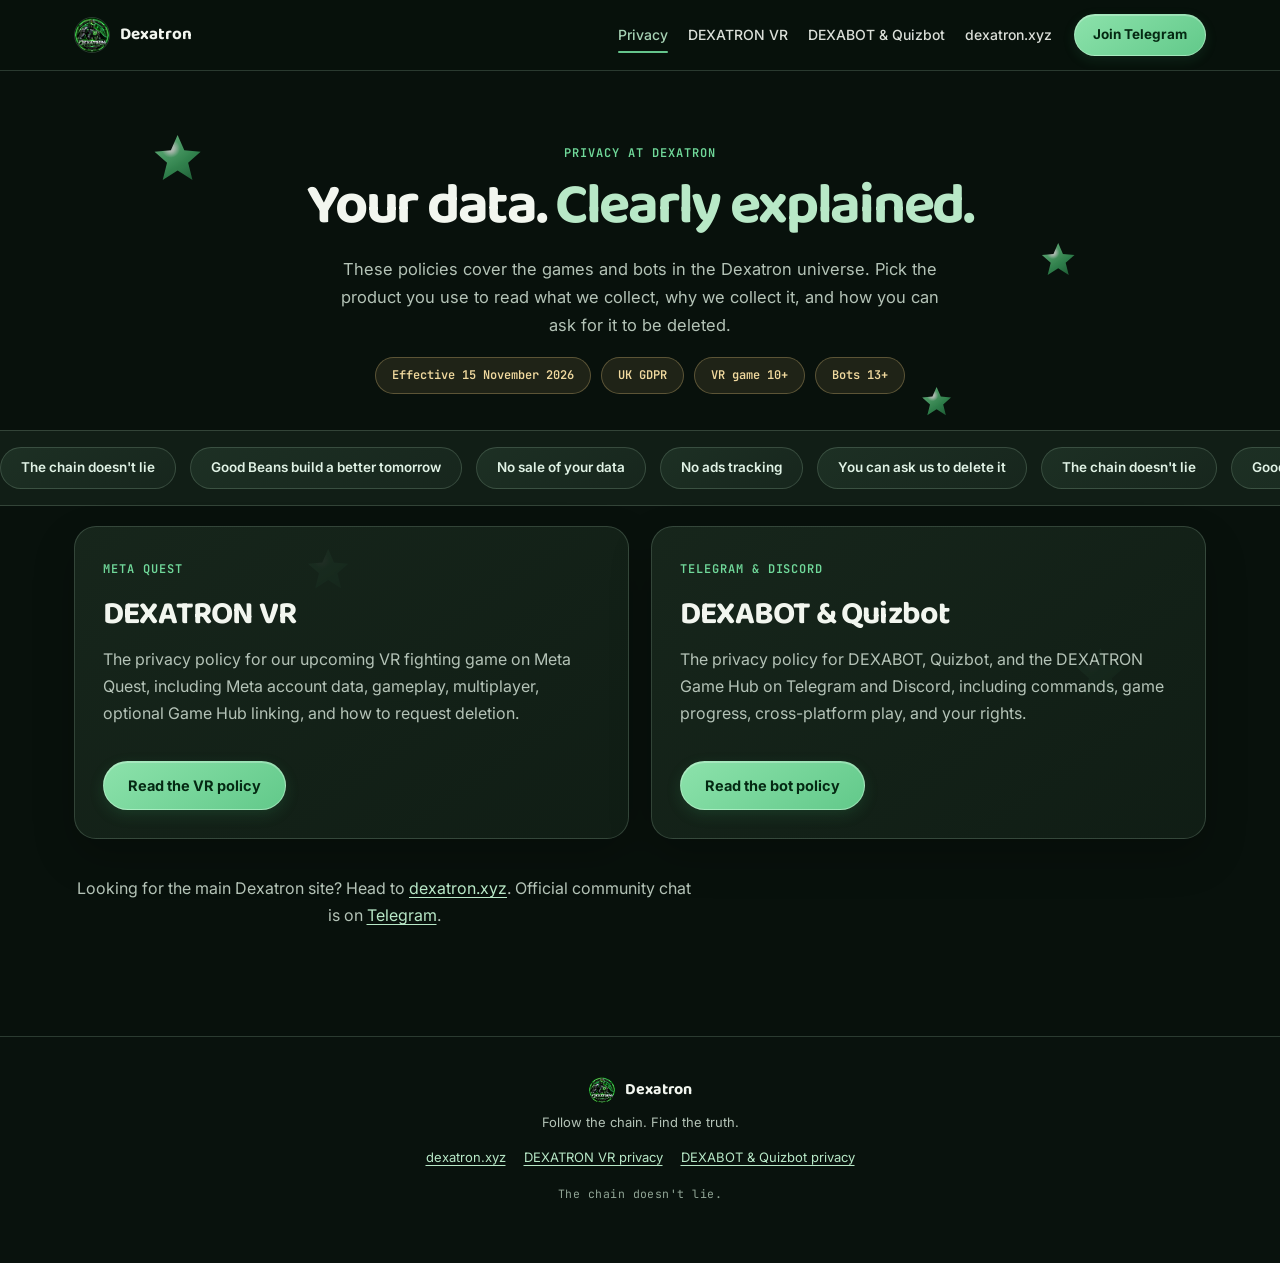
<file: index.html>
<!DOCTYPE html>
<html lang="en">
<head>
<meta charset="UTF-8">
<meta name="viewport" content="width=device-width, initial-scale=1.0">
<title>Privacy | Dexatron</title>
<meta name="description" content="Privacy policies for DEXATRON VR and for DEXABOT and Quizbot on Telegram and Discord.">
<link rel="icon" href="assets/dexatron_badge.jpg" type="image/jpeg">
<link rel="stylesheet" href="styles.css">
</head>
<body>
<div class="ambient" aria-hidden="true">
  <span class="ambient-star ambient-star-a"></span>
  <span class="ambient-star ambient-star-b"></span>
  <span class="ambient-star ambient-star-c"></span>
  <span class="ambient-star ambient-star-d"></span>
  <span class="ambient-star ambient-star-e"></span>
</div>

<header class="nav">
  <div class="nav-inner">
    <a href="https://dexatron.xyz" class="nav-brand">
      <img src="assets/dexatron_badge.jpg" alt="Dexatron logo" class="nav-logo" width="36" height="36">
      <span>Dexatron</span>
    </a>
    <button class="nav-toggle" type="button" aria-label="Open navigation menu" aria-expanded="false" aria-controls="primaryNavigation">
      <span></span><span></span><span></span>
    </button>
    <div class="nav-menu" id="primaryNavigation">
      <nav class="nav-links" aria-label="Main navigation">
        <a href="./" aria-current="page">Privacy</a>
        <a href="vr/">DEXATRON VR</a>
        <a href="dexabot/">DEXABOT &amp; Quizbot</a>
        <a href="https://dexatron.xyz">dexatron.xyz</a>
      </nav>
      <a href="https://t.me/+HoPFVyeDscowMzVk" target="_blank" rel="noopener" class="nav-cta">Join Telegram</a>
    </div>
  </div>
</header>

<main>
  <section class="page-hero">
    <p class="eyebrow">Privacy at Dexatron</p>
    <h1>Your data. <span class="accent">Clearly explained.</span></h1>
    <p class="lede">These policies cover the games and bots in the Dexatron universe. Pick the product you use to read what we collect, why we collect it, and how you can ask for it to be deleted.</p>
    <div class="meta-pills">
      <span class="pill">Effective 15 November 2026</span>
      <span class="pill">UK GDPR</span>
      <span class="pill">VR game 10+</span>
      <span class="pill">Bots 13+</span>
    </div>
  </section>

  <div class="marquee" aria-hidden="true">
    <div class="marquee-track">
      <span>The chain doesn't lie</span>
      <span>Good Beans build a better tomorrow</span>
      <span>No sale of your data</span>
      <span>No ads tracking</span>
      <span>You can ask us to delete it</span>
      <span>The chain doesn't lie</span>
      <span>Good Beans build a better tomorrow</span>
      <span>No sale of your data</span>
      <span>No ads tracking</span>
      <span>You can ask us to delete it</span>
    </div>
  </div>

  <section class="hub">
    <div class="hub-grid">
      <article class="hub-card">
        <p class="eyebrow">Meta Quest</p>
        <h2>DEXATRON VR</h2>
        <p>The privacy policy for our upcoming VR fighting game on Meta Quest, including Meta account data, gameplay, multiplayer, optional Game Hub linking, and how to request deletion.</p>
        <div class="card-actions">
          <a class="btn btn-primary" href="vr/">Read the VR policy</a>
        </div>
      </article>
      <article class="hub-card">
        <p class="eyebrow">Telegram &amp; Discord</p>
        <h2>DEXABOT &amp; Quizbot</h2>
        <p>The privacy policy for DEXABOT, Quizbot, and the DEXATRON Game Hub on Telegram and Discord, including commands, game progress, cross-platform play, and your rights.</p>
        <div class="card-actions">
          <a class="btn btn-primary" href="dexabot/">Read the bot policy</a>
        </div>
      </article>
    </div>
    <p class="hub-note">Looking for the main Dexatron site? Head to <a href="https://dexatron.xyz">dexatron.xyz</a>. Official community chat is on <a href="https://t.me/+HoPFVyeDscowMzVk" target="_blank" rel="noopener">Telegram</a>.</p>
  </section>
</main>

<footer class="footer">
  <div class="footer-inner">
    <div class="footer-brand">
      <img src="assets/dexatron_badge.jpg" alt="Dexatron logo" class="footer-logo" width="26" height="26">
      <span>Dexatron</span>
    </div>
    <p class="footer-tagline">Follow the chain. Find the truth.</p>
    <div class="footer-links">
      <a href="https://dexatron.xyz">dexatron.xyz</a>
      <a href="vr/">DEXATRON VR privacy</a>
      <a href="dexabot/">DEXABOT &amp; Quizbot privacy</a>
    </div>
    <p class="footer-motto">The chain doesn't lie.</p>
  </div>
</footer>

<script>
  const toggle = document.querySelector('.nav-toggle');
  const menu = document.getElementById('primaryNavigation');
  if (toggle && menu) {
    toggle.addEventListener('click', () => {
      const open = menu.classList.toggle('open');
      toggle.setAttribute('aria-expanded', open ? 'true' : 'false');
      toggle.setAttribute('aria-label', open ? 'Close navigation menu' : 'Open navigation menu');
    });
  }
</script>
</body>
</html>
</file>
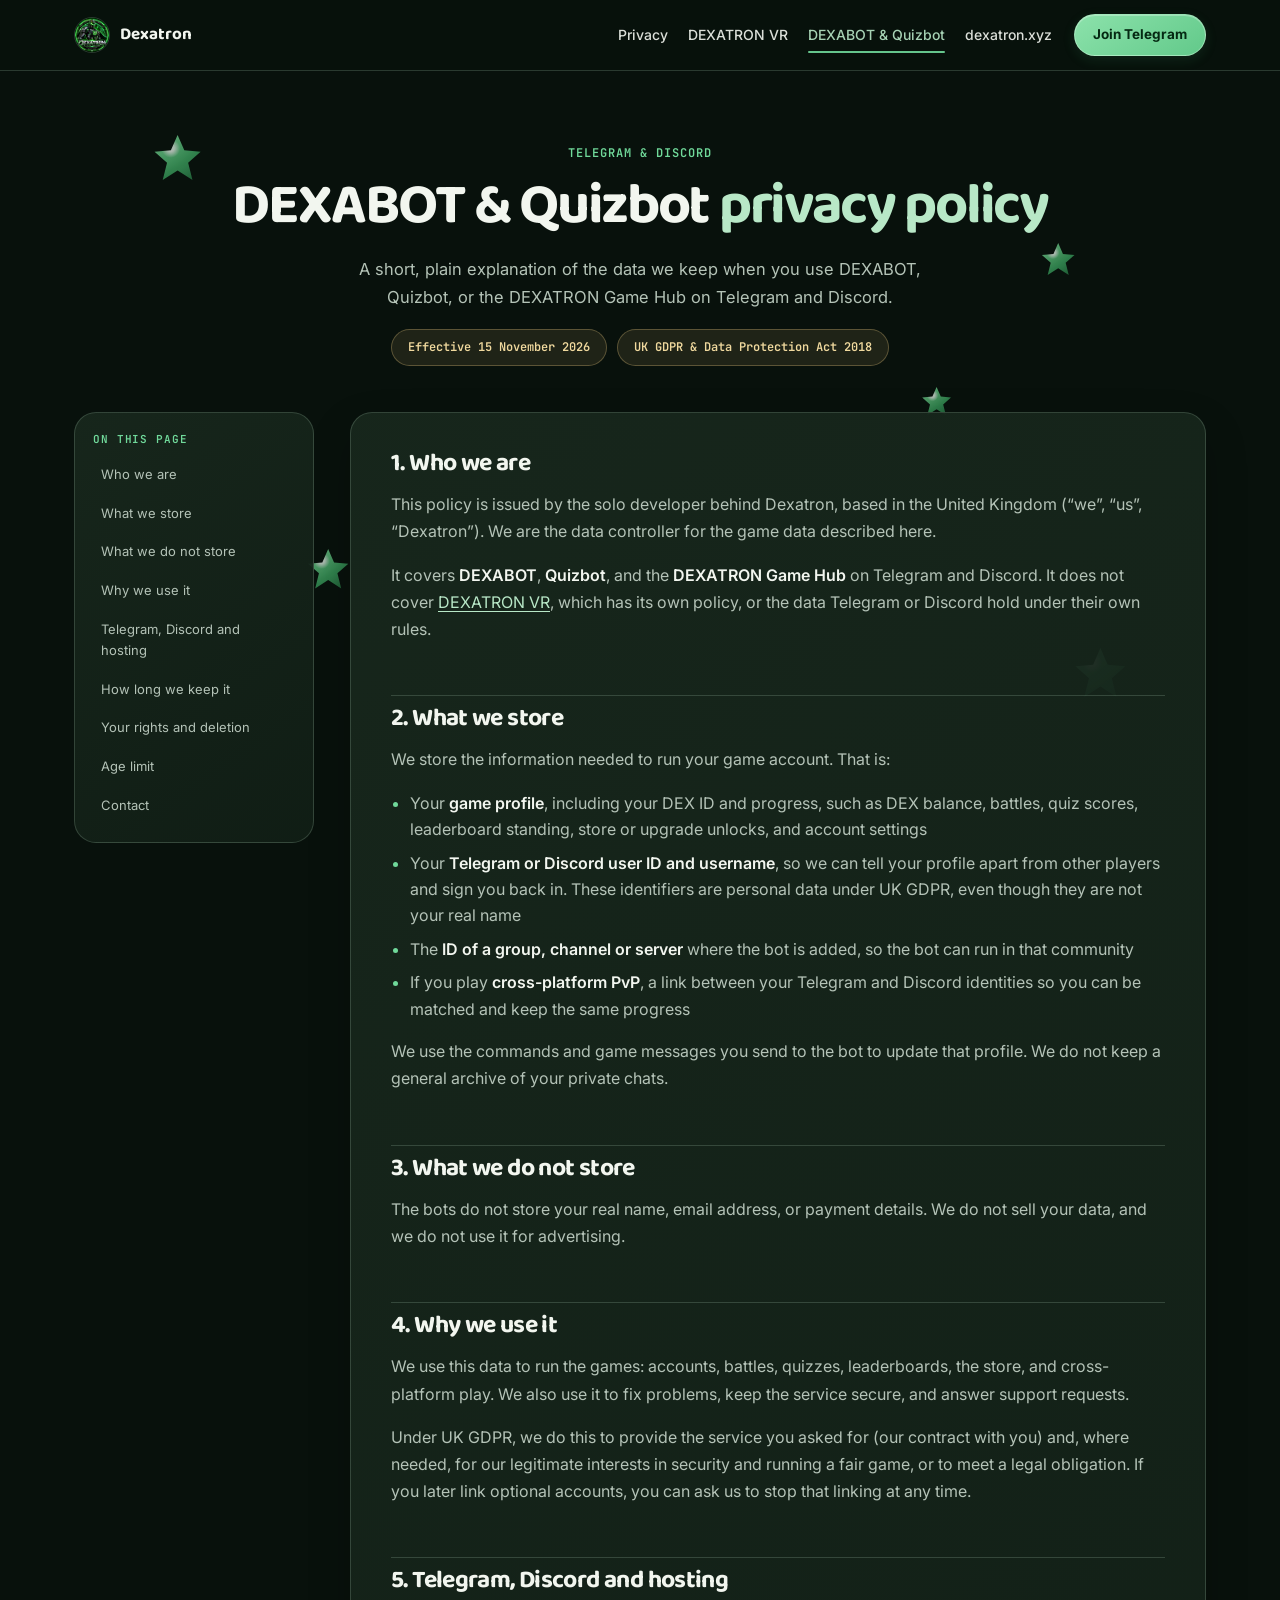
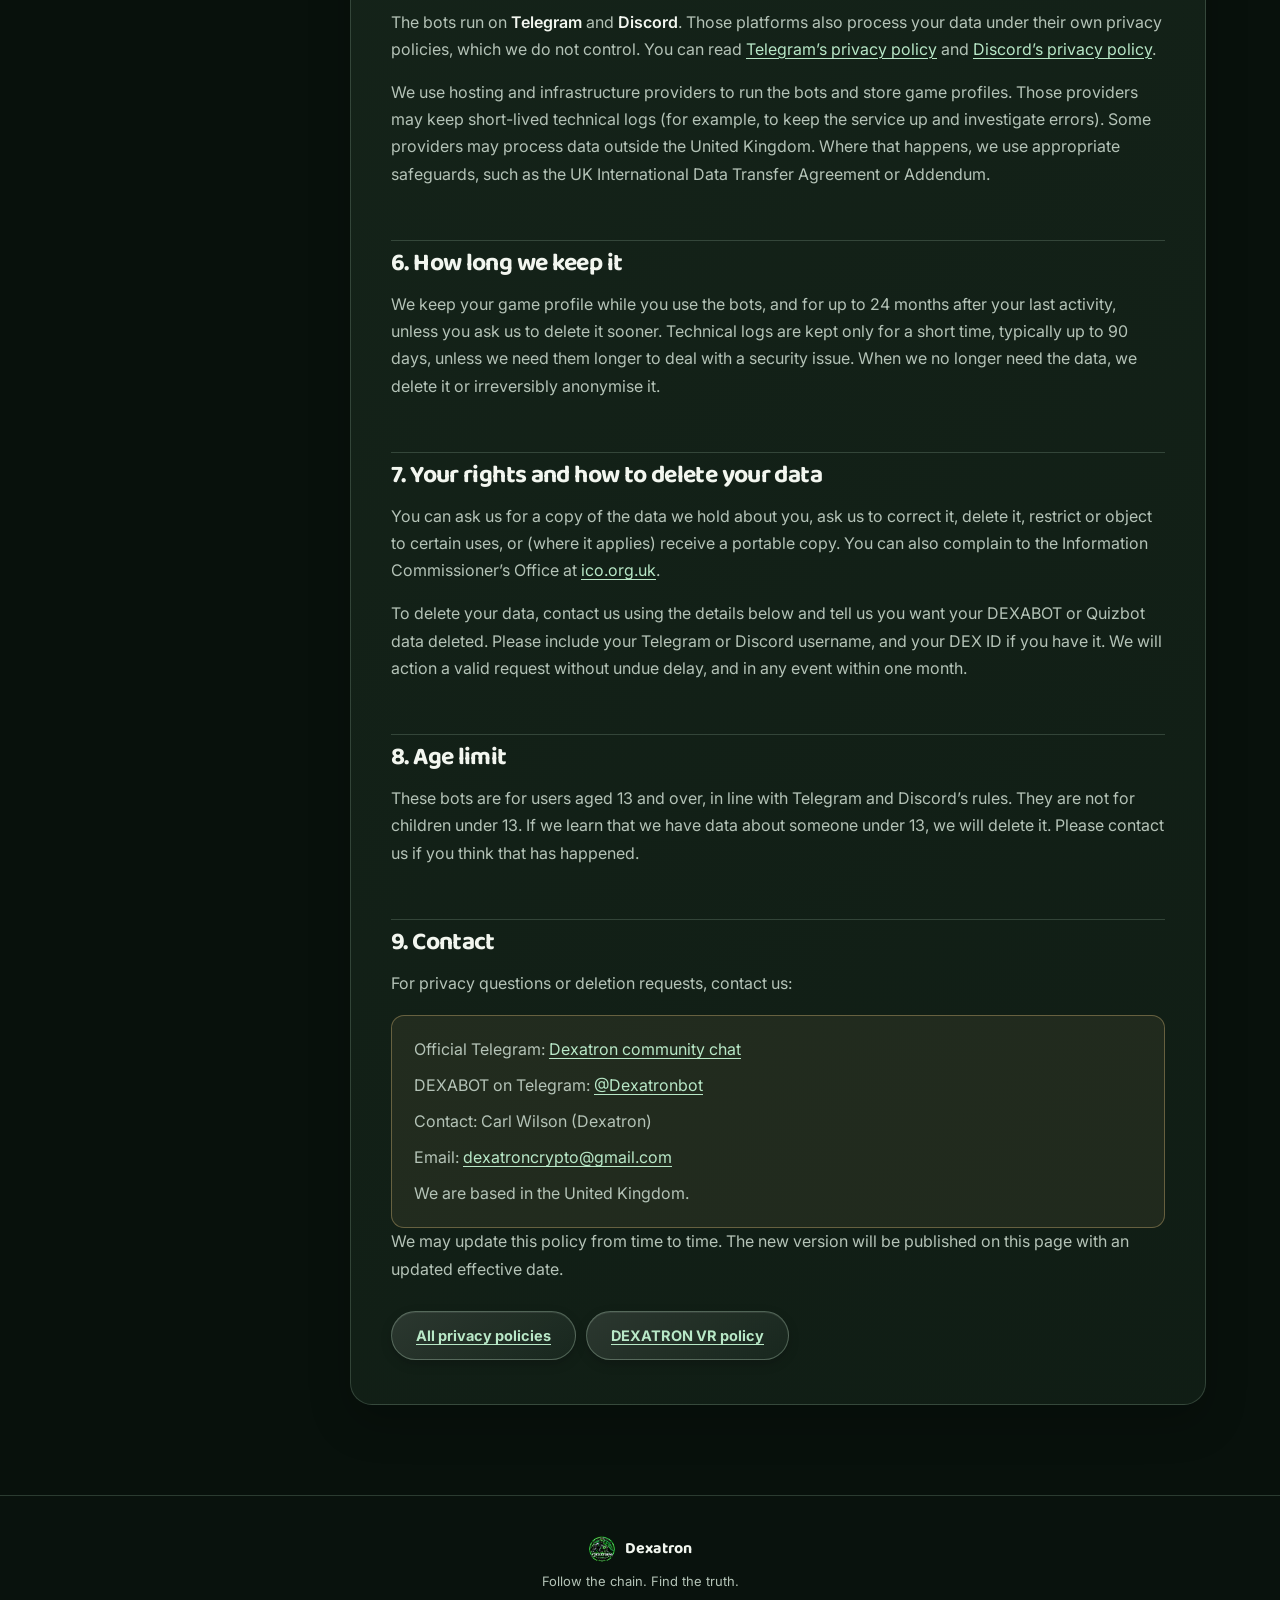
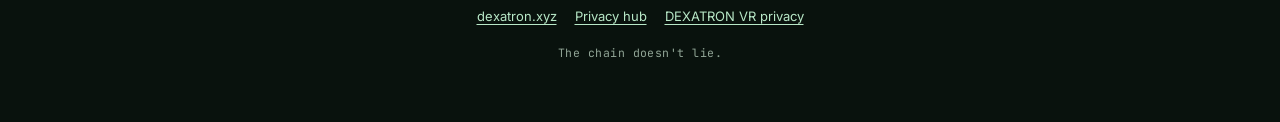
<file: dexabot/index.html>
<!DOCTYPE html>
<html lang="en">
<head>
<meta charset="UTF-8">
<meta name="viewport" content="width=device-width, initial-scale=1.0">
<title>DEXABOT &amp; Quizbot Privacy Policy | Dexatron</title>
<meta name="description" content="Privacy policy for DEXABOT and Quizbot on Telegram and Discord.">
<link rel="icon" href="../assets/dexatron_badge.jpg" type="image/jpeg">
<link rel="stylesheet" href="../styles.css">
</head>
<body>
<div class="ambient" aria-hidden="true">
  <span class="ambient-star ambient-star-a"></span>
  <span class="ambient-star ambient-star-b"></span>
  <span class="ambient-star ambient-star-c"></span>
  <span class="ambient-star ambient-star-d"></span>
  <span class="ambient-star ambient-star-e"></span>
</div>

<header class="nav">
  <div class="nav-inner">
    <a href="https://dexatron.xyz" class="nav-brand">
      <img src="../assets/dexatron_badge.jpg" alt="Dexatron logo" class="nav-logo" width="36" height="36">
      <span>Dexatron</span>
    </a>
    <button class="nav-toggle" type="button" aria-label="Open navigation menu" aria-expanded="false" aria-controls="primaryNavigation">
      <span></span><span></span><span></span>
    </button>
    <div class="nav-menu" id="primaryNavigation">
      <nav class="nav-links" aria-label="Main navigation">
        <a href="../">Privacy</a>
        <a href="../vr/">DEXATRON VR</a>
        <a href="./" aria-current="page">DEXABOT &amp; Quizbot</a>
        <a href="https://dexatron.xyz">dexatron.xyz</a>
      </nav>
      <a href="https://t.me/+HoPFVyeDscowMzVk" target="_blank" rel="noopener" class="nav-cta">Join Telegram</a>
    </div>
  </div>
</header>

<main>
  <section class="page-hero">
    <p class="eyebrow">Telegram &amp; Discord</p>
    <h1>DEXABOT &amp; Quizbot <span class="accent">privacy policy</span></h1>
    <p class="lede">A short, plain explanation of the data we keep when you use DEXABOT, Quizbot, or the DEXATRON Game Hub on Telegram and Discord.</p>
    <div class="meta-pills">
      <span class="pill">Effective 15 November 2026</span>
      <span class="pill">UK GDPR &amp; Data Protection Act 2018</span>
    </div>
  </section>

  <div class="policy-wrap">
    <nav class="toc" aria-label="On this page">
      <h2>On this page</h2>
      <ol>
        <li><a href="#who">Who we are</a></li>
        <li><a href="#collect">What we store</a></li>
        <li><a href="#not-collect">What we do not store</a></li>
        <li><a href="#use">Why we use it</a></li>
        <li><a href="#third">Telegram, Discord and hosting</a></li>
        <li><a href="#retention">How long we keep it</a></li>
        <li><a href="#rights">Your rights and deletion</a></li>
        <li><a href="#children">Age limit</a></li>
        <li><a href="#contact">Contact</a></li>
      </ol>
    </nav>

    <article class="policy">
      <h2 id="who">1. Who we are</h2>
      <p>This policy is issued by the solo developer behind Dexatron, based in the United Kingdom (“we”, “us”, “Dexatron”). We are the data controller for the game data described here.</p>
      <p>It covers <strong>DEXABOT</strong>, <strong>Quizbot</strong>, and the <strong>DEXATRON Game Hub</strong> on Telegram and Discord. It does not cover <a href="../vr/">DEXATRON VR</a>, which has its own policy, or the data Telegram or Discord hold under their own rules.</p>

      <h2 id="collect">2. What we store</h2>
      <p>We store the information needed to run your game account. That is:</p>
      <ul>
        <li>Your <strong>game profile</strong>, including your DEX ID and progress, such as DEX balance, battles, quiz scores, leaderboard standing, store or upgrade unlocks, and account settings</li>
        <li>Your <strong>Telegram or Discord user ID and username</strong>, so we can tell your profile apart from other players and sign you back in. These identifiers are personal data under UK GDPR, even though they are not your real name</li>
        <li>The <strong>ID of a group, channel or server</strong> where the bot is added, so the bot can run in that community</li>
        <li>If you play <strong>cross-platform PvP</strong>, a link between your Telegram and Discord identities so you can be matched and keep the same progress</li>
      </ul>
      <p>We use the commands and game messages you send to the bot to update that profile. We do not keep a general archive of your private chats.</p>

      <h2 id="not-collect">3. What we do not store</h2>
      <p>The bots do not store your real name, email address, or payment details. We do not sell your data, and we do not use it for advertising.</p>

      <h2 id="use">4. Why we use it</h2>
      <p>We use this data to run the games: accounts, battles, quizzes, leaderboards, the store, and cross-platform play. We also use it to fix problems, keep the service secure, and answer support requests.</p>
      <p>Under UK GDPR, we do this to provide the service you asked for (our contract with you) and, where needed, for our legitimate interests in security and running a fair game, or to meet a legal obligation. If you later link optional accounts, you can ask us to stop that linking at any time.</p>

      <h2 id="third">5. Telegram, Discord and hosting</h2>
      <p>The bots run on <strong>Telegram</strong> and <strong>Discord</strong>. Those platforms also process your data under their own privacy policies, which we do not control. You can read <a href="https://telegram.org/privacy" target="_blank" rel="noopener">Telegram’s privacy policy</a> and <a href="https://discord.com/privacy" target="_blank" rel="noopener">Discord’s privacy policy</a>.</p>
      <p>We use hosting and infrastructure providers to run the bots and store game profiles. Those providers may keep short-lived technical logs (for example, to keep the service up and investigate errors). Some providers may process data outside the United Kingdom. Where that happens, we use appropriate safeguards, such as the UK International Data Transfer Agreement or Addendum.</p>

      <h2 id="retention">6. How long we keep it</h2>
      <p>We keep your game profile while you use the bots, and for up to 24 months after your last activity, unless you ask us to delete it sooner. Technical logs are kept only for a short time, typically up to 90 days, unless we need them longer to deal with a security issue. When we no longer need the data, we delete it or irreversibly anonymise it.</p>

      <h2 id="rights">7. Your rights and how to delete your data</h2>
      <p>You can ask us for a copy of the data we hold about you, ask us to correct it, delete it, restrict or object to certain uses, or (where it applies) receive a portable copy. You can also complain to the Information Commissioner’s Office at <a href="https://ico.org.uk" target="_blank" rel="noopener">ico.org.uk</a>.</p>
      <p>To delete your data, contact us using the details below and tell us you want your DEXABOT or Quizbot data deleted. Please include your Telegram or Discord username, and your DEX ID if you have it. We will action a valid request without undue delay, and in any event within one month.</p>

      <h2 id="children">8. Age limit</h2>
      <p>These bots are for users aged 13 and over, in line with Telegram and Discord’s rules. They are not for children under 13. If we learn that we have data about someone under 13, we will delete it. Please contact us if you think that has happened.</p>

      <h2 id="contact">9. Contact</h2>
      <p>For privacy questions or deletion requests, contact us:</p>
      <div class="contact-box">
        <p>Official Telegram: <a href="https://t.me/+HoPFVyeDscowMzVk" target="_blank" rel="noopener">Dexatron community chat</a></p>
        <p>DEXABOT on Telegram: <a href="https://t.me/Dexatronbot" target="_blank" rel="noopener">@Dexatronbot</a></p>
        <p>Contact: Carl Wilson (Dexatron)</p>
        <p>Email: <a href="mailto:dexatroncrypto@gmail.com">dexatroncrypto@gmail.com</a></p>
        <p>We are based in the United Kingdom.</p>
      </div>
      <p>We may update this policy from time to time. The new version will be published on this page with an updated effective date.</p>
      <div class="back-row">
        <a class="btn btn-ghost" href="../">All privacy policies</a>
        <a class="btn btn-ghost" href="../vr/">DEXATRON VR policy</a>
      </div>
    </article>
  </div>
</main>

<footer class="footer">
  <div class="footer-inner">
    <div class="footer-brand">
      <img src="../assets/dexatron_badge.jpg" alt="Dexatron logo" class="footer-logo" width="26" height="26">
      <span>Dexatron</span>
    </div>
    <p class="footer-tagline">Follow the chain. Find the truth.</p>
    <div class="footer-links">
      <a href="https://dexatron.xyz">dexatron.xyz</a>
      <a href="../">Privacy hub</a>
      <a href="../vr/">DEXATRON VR privacy</a>
    </div>
    <p class="footer-motto">The chain doesn't lie.</p>
  </div>
</footer>

<script>
  const toggle = document.querySelector('.nav-toggle');
  const menu = document.getElementById('primaryNavigation');
  if (toggle && menu) {
    toggle.addEventListener('click', () => {
      const open = menu.classList.toggle('open');
      toggle.setAttribute('aria-expanded', open ? 'true' : 'false');
      toggle.setAttribute('aria-label', open ? 'Close navigation menu' : 'Open navigation menu');
    });
  }
</script>
</body>
</html>
</file>
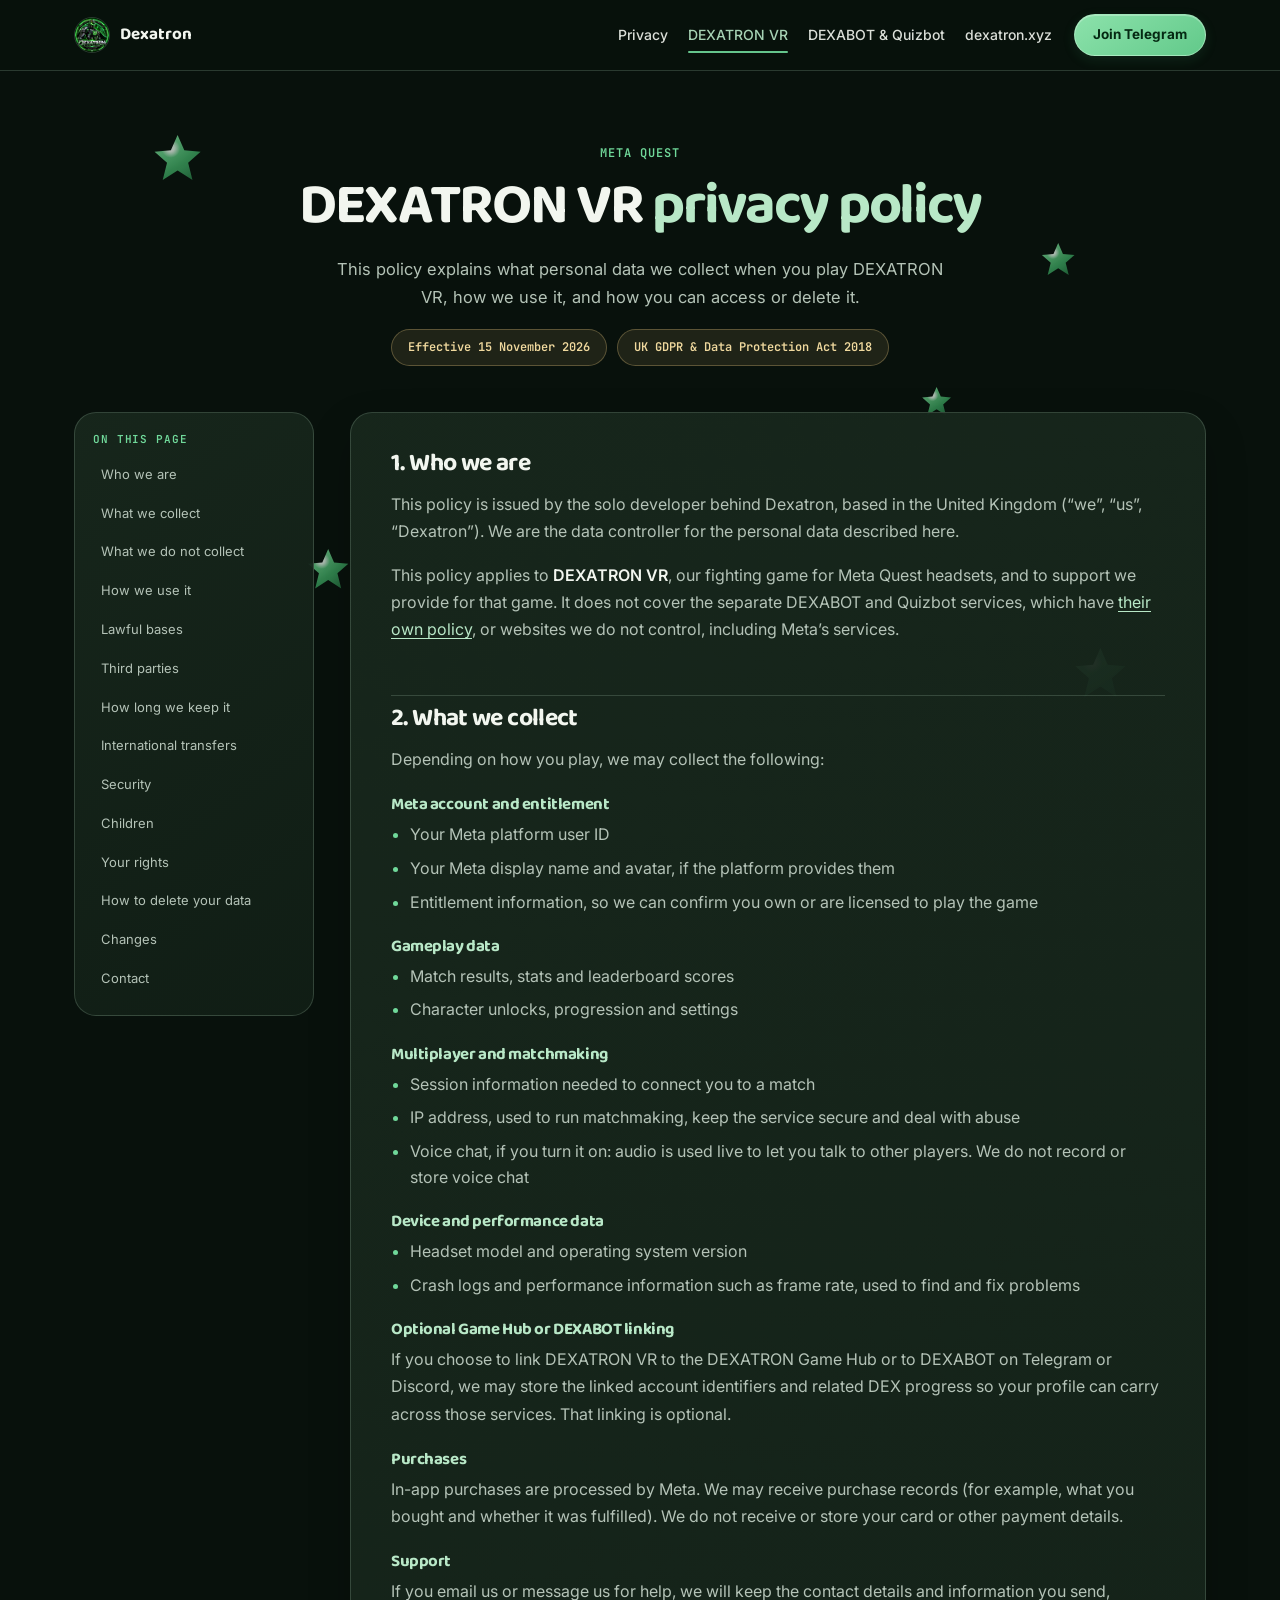
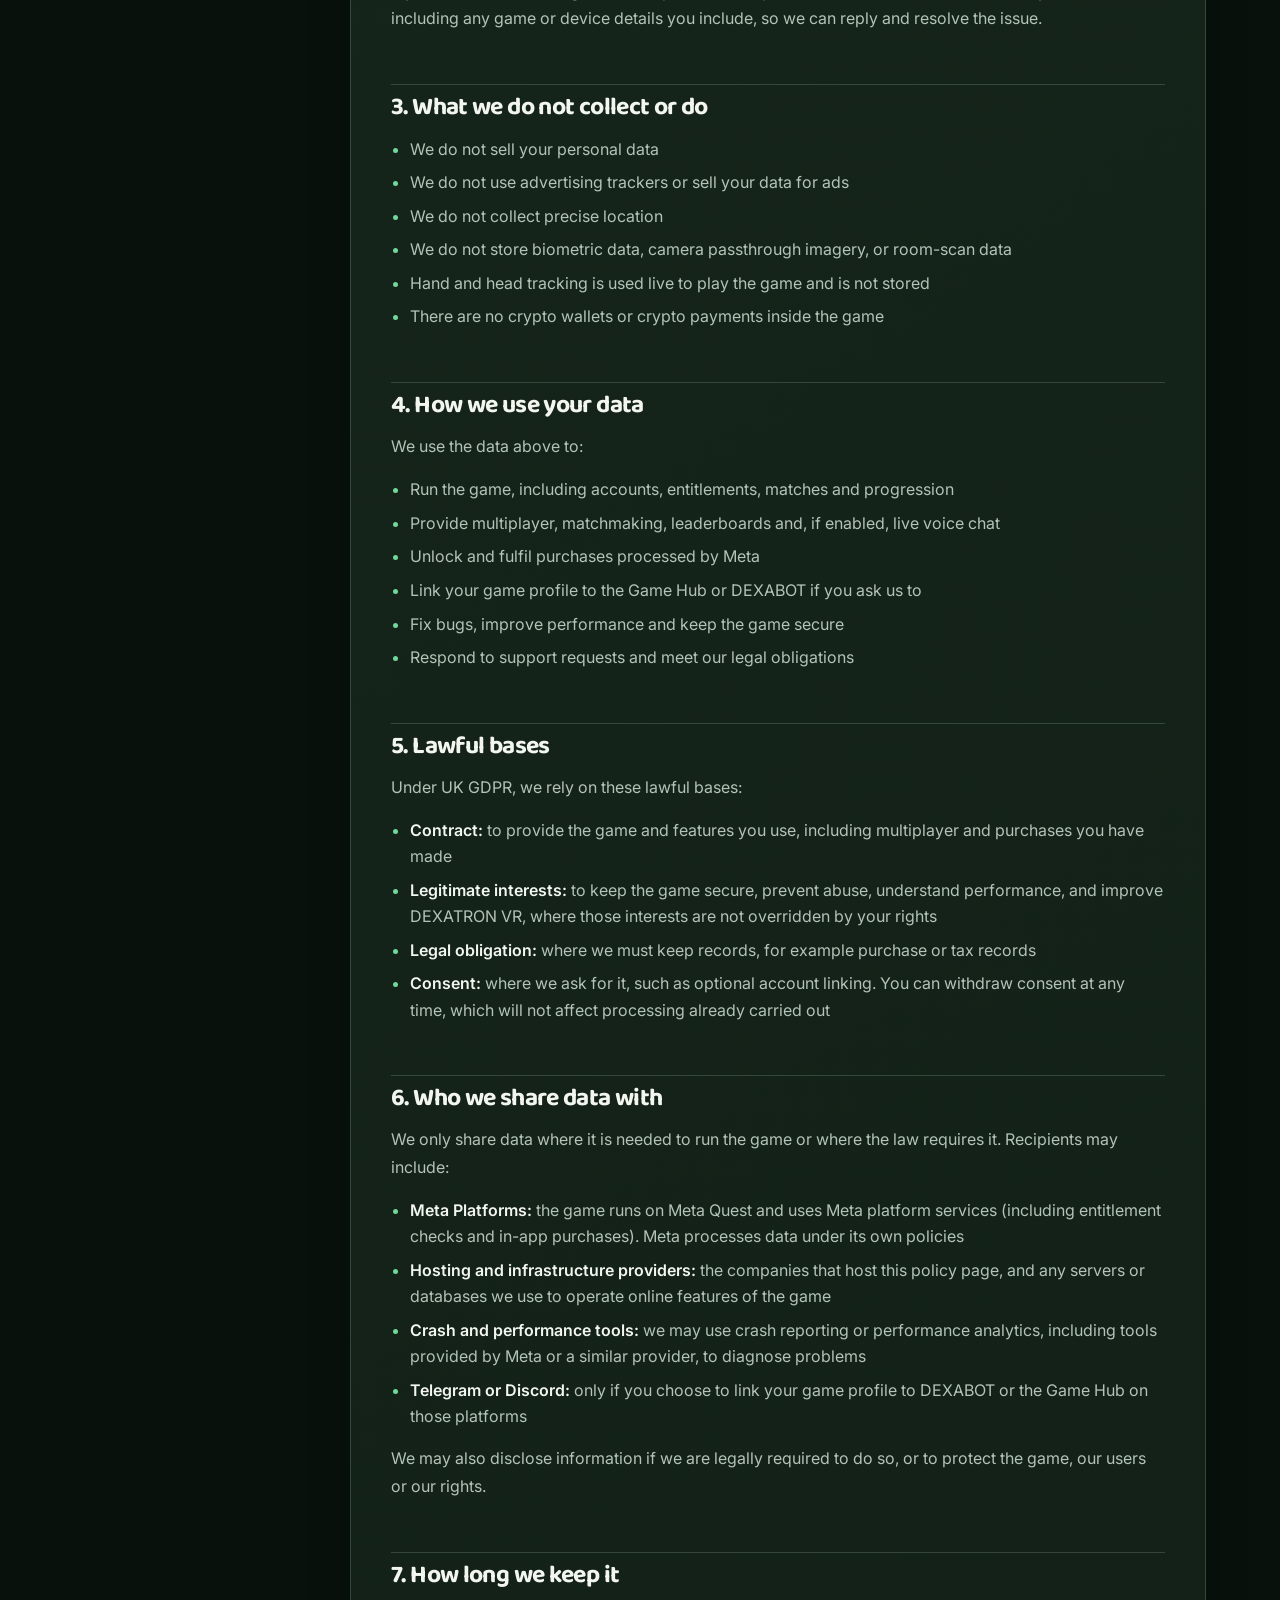
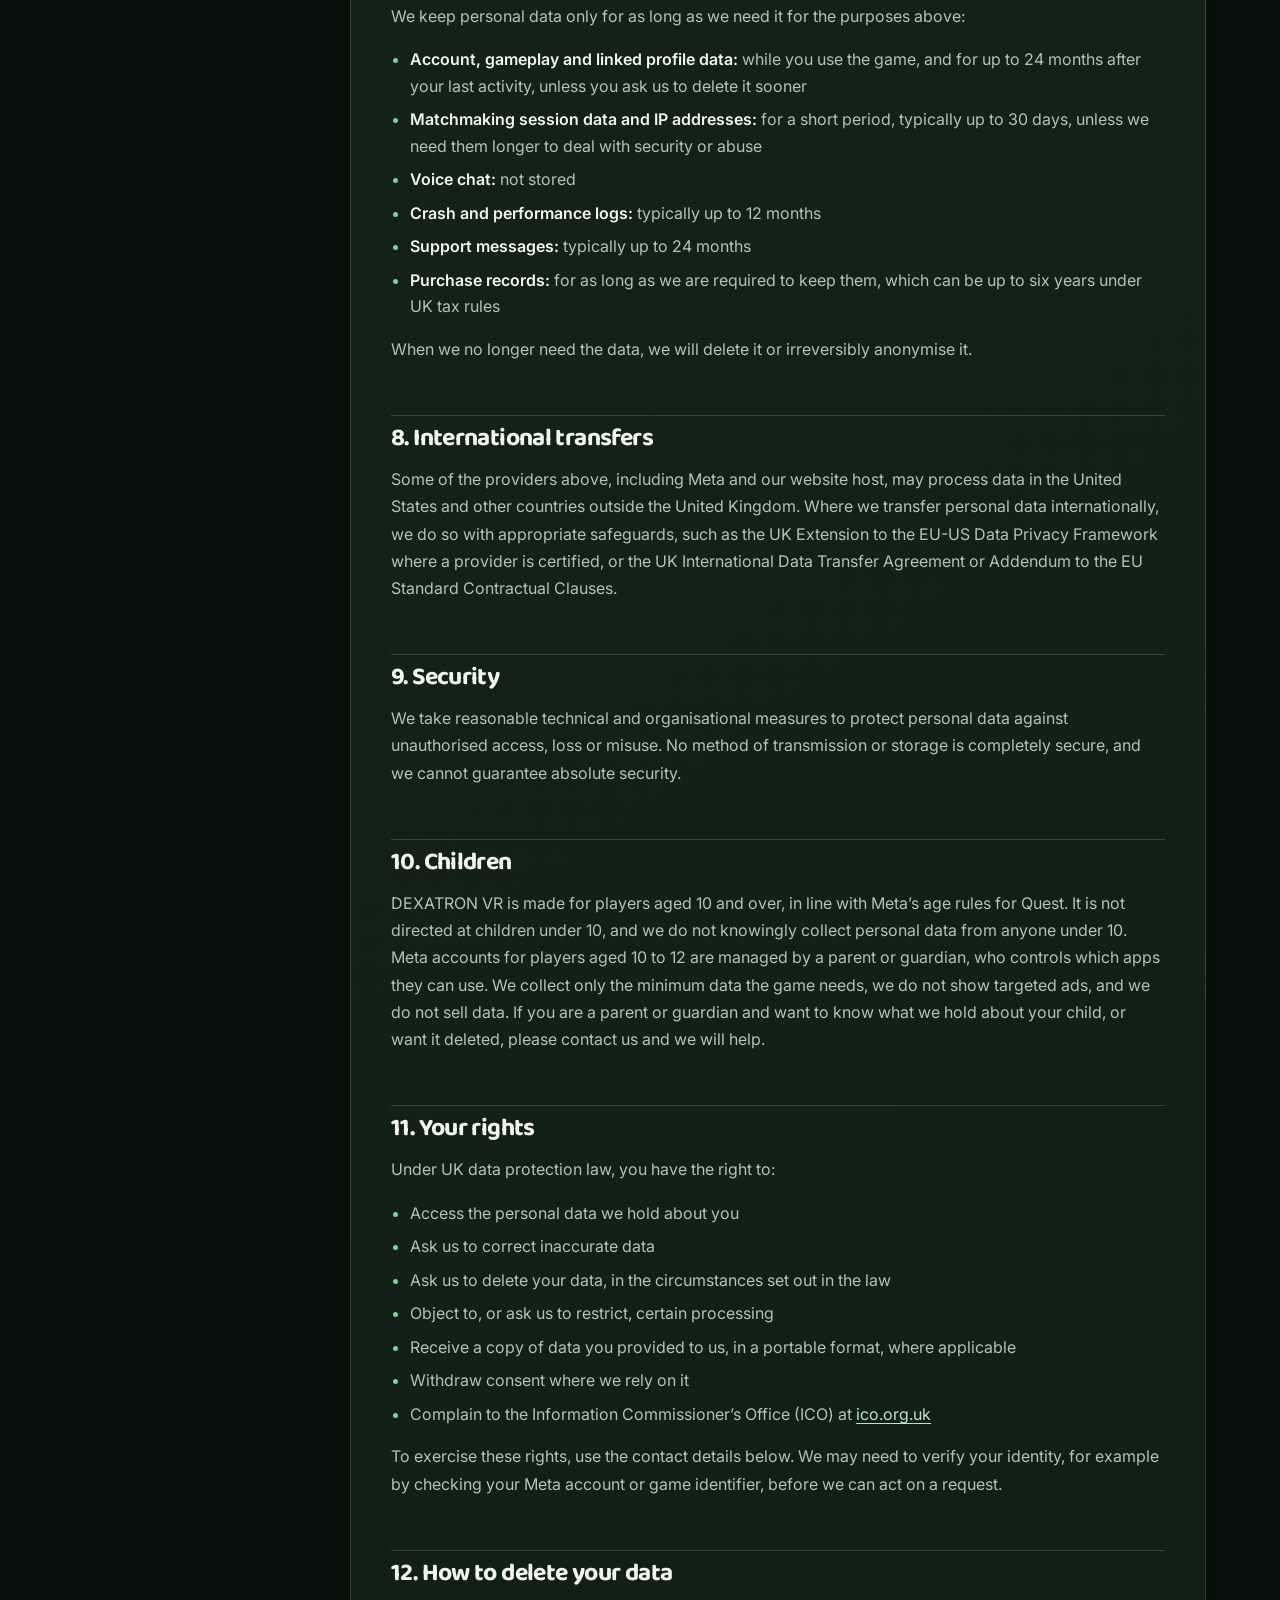
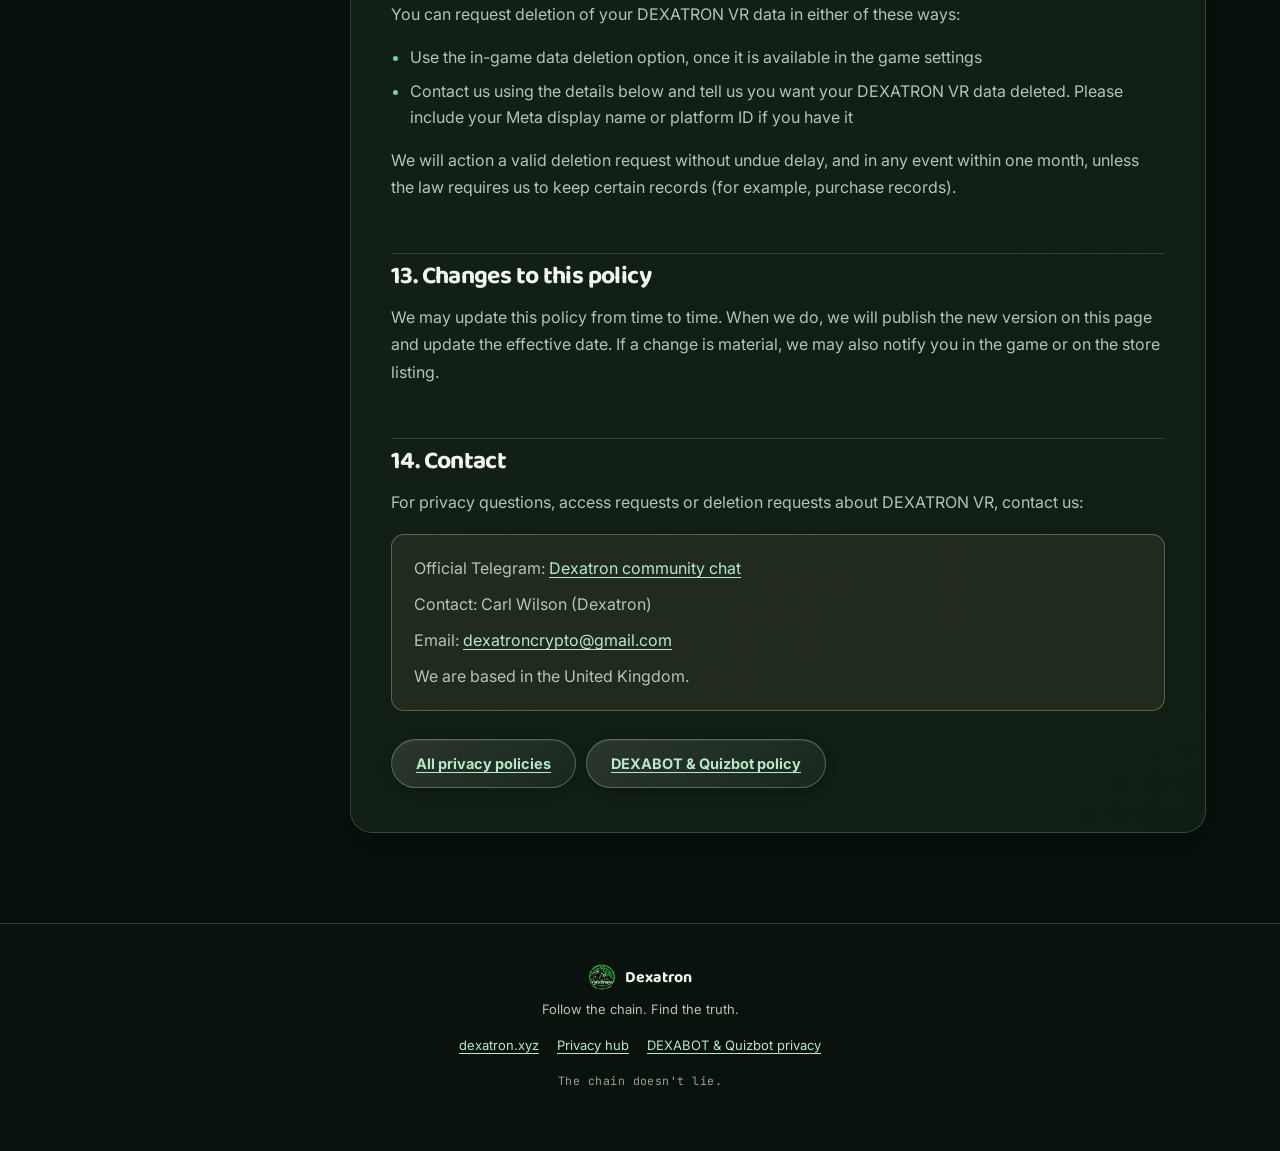
<file: vr/index.html>
<!DOCTYPE html>
<html lang="en">
<head>
<meta charset="UTF-8">
<meta name="viewport" content="width=device-width, initial-scale=1.0">
<title>DEXATRON VR Privacy Policy | Dexatron</title>
<meta name="description" content="Privacy policy for DEXATRON VR, the upcoming Meta Quest fighting game from Dexatron.">
<link rel="icon" href="../assets/dexatron_badge.jpg" type="image/jpeg">
<link rel="stylesheet" href="../styles.css">
</head>
<body>
<!--
  GAME TITLE: to rename the game, search and replace "DEXATRON VR" in this file
  (including the <title> tag). That phrase is the working title and is easy to change.
-->
<div class="ambient" aria-hidden="true">
  <span class="ambient-star ambient-star-a"></span>
  <span class="ambient-star ambient-star-b"></span>
  <span class="ambient-star ambient-star-c"></span>
  <span class="ambient-star ambient-star-d"></span>
  <span class="ambient-star ambient-star-e"></span>
</div>

<header class="nav">
  <div class="nav-inner">
    <a href="https://dexatron.xyz" class="nav-brand">
      <img src="../assets/dexatron_badge.jpg" alt="Dexatron logo" class="nav-logo" width="36" height="36">
      <span>Dexatron</span>
    </a>
    <button class="nav-toggle" type="button" aria-label="Open navigation menu" aria-expanded="false" aria-controls="primaryNavigation">
      <span></span><span></span><span></span>
    </button>
    <div class="nav-menu" id="primaryNavigation">
      <nav class="nav-links" aria-label="Main navigation">
        <a href="../">Privacy</a>
        <a href="./" aria-current="page">DEXATRON VR</a>
        <a href="../dexabot/">DEXABOT &amp; Quizbot</a>
        <a href="https://dexatron.xyz">dexatron.xyz</a>
      </nav>
      <a href="https://t.me/+HoPFVyeDscowMzVk" target="_blank" rel="noopener" class="nav-cta">Join Telegram</a>
    </div>
  </div>
</header>

<main>
  <section class="page-hero">
    <p class="eyebrow">Meta Quest</p>
    <h1>DEXATRON VR <span class="accent">privacy policy</span></h1>
    <p class="lede">This policy explains what personal data we collect when you play DEXATRON VR, how we use it, and how you can access or delete it.</p>
    <div class="meta-pills">
      <span class="pill">Effective 15 November 2026</span>
      <span class="pill">UK GDPR &amp; Data Protection Act 2018</span>
    </div>
  </section>

  <div class="policy-wrap">
    <nav class="toc" aria-label="On this page">
      <h2>On this page</h2>
      <ol>
        <li><a href="#who">Who we are</a></li>
        <li><a href="#collect">What we collect</a></li>
        <li><a href="#not-collect">What we do not collect</a></li>
        <li><a href="#use">How we use it</a></li>
        <li><a href="#lawful">Lawful bases</a></li>
        <li><a href="#third">Third parties</a></li>
        <li><a href="#retention">How long we keep it</a></li>
        <li><a href="#transfers">International transfers</a></li>
        <li><a href="#security">Security</a></li>
        <li><a href="#children">Children</a></li>
        <li><a href="#rights">Your rights</a></li>
        <li><a href="#delete">How to delete your data</a></li>
        <li><a href="#changes">Changes</a></li>
        <li><a href="#contact">Contact</a></li>
      </ol>
    </nav>

    <article class="policy">
      <h2 id="who">1. Who we are</h2>
      <p>This policy is issued by the solo developer behind Dexatron, based in the United Kingdom (“we”, “us”, “Dexatron”). We are the data controller for the personal data described here.</p>
      <p>This policy applies to <strong>DEXATRON VR</strong>, our fighting game for Meta Quest headsets, and to support we provide for that game. It does not cover the separate DEXABOT and Quizbot services, which have <a href="../dexabot/">their own policy</a>, or websites we do not control, including Meta’s services.</p>

      <h2 id="collect">2. What we collect</h2>
      <p>Depending on how you play, we may collect the following:</p>
      <h3>Meta account and entitlement</h3>
      <ul>
        <li>Your Meta platform user ID</li>
        <li>Your Meta display name and avatar, if the platform provides them</li>
        <li>Entitlement information, so we can confirm you own or are licensed to play the game</li>
      </ul>
      <h3>Gameplay data</h3>
      <ul>
        <li>Match results, stats and leaderboard scores</li>
        <li>Character unlocks, progression and settings</li>
      </ul>
      <h3>Multiplayer and matchmaking</h3>
      <ul>
        <li>Session information needed to connect you to a match</li>
        <li>IP address, used to run matchmaking, keep the service secure and deal with abuse</li>
        <li>Voice chat, if you turn it on: audio is used live to let you talk to other players. We do not record or store voice chat</li>
      </ul>
      <h3>Device and performance data</h3>
      <ul>
        <li>Headset model and operating system version</li>
        <li>Crash logs and performance information such as frame rate, used to find and fix problems</li>
      </ul>
      <h3>Optional Game Hub or DEXABOT linking</h3>
      <p>If you choose to link DEXATRON VR to the DEXATRON Game Hub or to DEXABOT on Telegram or Discord, we may store the linked account identifiers and related DEX progress so your profile can carry across those services. That linking is optional.</p>
      <h3>Purchases</h3>
      <p>In-app purchases are processed by Meta. We may receive purchase records (for example, what you bought and whether it was fulfilled). We do not receive or store your card or other payment details.</p>
      <h3>Support</h3>
      <p>If you email us or message us for help, we will keep the contact details and information you send, including any game or device details you include, so we can reply and resolve the issue.</p>

      <h2 id="not-collect">3. What we do not collect or do</h2>
      <ul>
        <li>We do not sell your personal data</li>
        <li>We do not use advertising trackers or sell your data for ads</li>
        <li>We do not collect precise location</li>
        <li>We do not store biometric data, camera passthrough imagery, or room-scan data</li>
        <li>Hand and head tracking is used live to play the game and is not stored</li>
        <li>There are no crypto wallets or crypto payments inside the game</li>
      </ul>

      <h2 id="use">4. How we use your data</h2>
      <p>We use the data above to:</p>
      <ul>
        <li>Run the game, including accounts, entitlements, matches and progression</li>
        <li>Provide multiplayer, matchmaking, leaderboards and, if enabled, live voice chat</li>
        <li>Unlock and fulfil purchases processed by Meta</li>
        <li>Link your game profile to the Game Hub or DEXABOT if you ask us to</li>
        <li>Fix bugs, improve performance and keep the game secure</li>
        <li>Respond to support requests and meet our legal obligations</li>
      </ul>

      <h2 id="lawful">5. Lawful bases</h2>
      <p>Under UK GDPR, we rely on these lawful bases:</p>
      <ul>
        <li><strong>Contract:</strong> to provide the game and features you use, including multiplayer and purchases you have made</li>
        <li><strong>Legitimate interests:</strong> to keep the game secure, prevent abuse, understand performance, and improve DEXATRON VR, where those interests are not overridden by your rights</li>
        <li><strong>Legal obligation:</strong> where we must keep records, for example purchase or tax records</li>
        <li><strong>Consent:</strong> where we ask for it, such as optional account linking. You can withdraw consent at any time, which will not affect processing already carried out</li>
      </ul>

      <h2 id="third">6. Who we share data with</h2>
      <p>We only share data where it is needed to run the game or where the law requires it. Recipients may include:</p>
      <ul>
        <li><strong>Meta Platforms:</strong> the game runs on Meta Quest and uses Meta platform services (including entitlement checks and in-app purchases). Meta processes data under its own policies</li>
        <li><strong>Hosting and infrastructure providers:</strong> the companies that host this policy page, and any servers or databases we use to operate online features of the game</li>
        <li><strong>Crash and performance tools:</strong> we may use crash reporting or performance analytics, including tools provided by Meta or a similar provider, to diagnose problems</li>
        <li><strong>Telegram or Discord:</strong> only if you choose to link your game profile to DEXABOT or the Game Hub on those platforms</li>
      </ul>
      <p>We may also disclose information if we are legally required to do so, or to protect the game, our users or our rights.</p>

      <h2 id="retention">7. How long we keep it</h2>
      <p>We keep personal data only for as long as we need it for the purposes above:</p>
      <ul>
        <li><strong>Account, gameplay and linked profile data:</strong> while you use the game, and for up to 24 months after your last activity, unless you ask us to delete it sooner</li>
        <li><strong>Matchmaking session data and IP addresses:</strong> for a short period, typically up to 30 days, unless we need them longer to deal with security or abuse</li>
        <li><strong>Voice chat:</strong> not stored</li>
        <li><strong>Crash and performance logs:</strong> typically up to 12 months</li>
        <li><strong>Support messages:</strong> typically up to 24 months</li>
        <li><strong>Purchase records:</strong> for as long as we are required to keep them, which can be up to six years under UK tax rules</li>
      </ul>
      <p>When we no longer need the data, we will delete it or irreversibly anonymise it.</p>

      <h2 id="transfers">8. International transfers</h2>
      <p>Some of the providers above, including Meta and our website host, may process data in the United States and other countries outside the United Kingdom. Where we transfer personal data internationally, we do so with appropriate safeguards, such as the UK Extension to the EU-US Data Privacy Framework where a provider is certified, or the UK International Data Transfer Agreement or Addendum to the EU Standard Contractual Clauses.</p>

      <h2 id="security">9. Security</h2>
      <p>We take reasonable technical and organisational measures to protect personal data against unauthorised access, loss or misuse. No method of transmission or storage is completely secure, and we cannot guarantee absolute security.</p>

      <h2 id="children">10. Children</h2>
      <p>DEXATRON VR is made for players aged 10 and over, in line with Meta’s age rules for Quest. It is not directed at children under 10, and we do not knowingly collect personal data from anyone under 10. Meta accounts for players aged 10 to 12 are managed by a parent or guardian, who controls which apps they can use. We collect only the minimum data the game needs, we do not show targeted ads, and we do not sell data. If you are a parent or guardian and want to know what we hold about your child, or want it deleted, please contact us and we will help.</p>

      <h2 id="rights">11. Your rights</h2>
      <p>Under UK data protection law, you have the right to:</p>
      <ul>
        <li>Access the personal data we hold about you</li>
        <li>Ask us to correct inaccurate data</li>
        <li>Ask us to delete your data, in the circumstances set out in the law</li>
        <li>Object to, or ask us to restrict, certain processing</li>
        <li>Receive a copy of data you provided to us, in a portable format, where applicable</li>
        <li>Withdraw consent where we rely on it</li>
        <li>Complain to the Information Commissioner’s Office (ICO) at <a href="https://ico.org.uk" target="_blank" rel="noopener">ico.org.uk</a></li>
      </ul>
      <p>To exercise these rights, use the contact details below. We may need to verify your identity, for example by checking your Meta account or game identifier, before we can act on a request.</p>

      <h2 id="delete">12. How to delete your data</h2>
      <p>You can request deletion of your DEXATRON VR data in either of these ways:</p>
      <ul>
        <li>Use the in-game data deletion option, once it is available in the game settings</li>
        <li>Contact us using the details below and tell us you want your DEXATRON VR data deleted. Please include your Meta display name or platform ID if you have it</li>
      </ul>
      <p>We will action a valid deletion request without undue delay, and in any event within one month, unless the law requires us to keep certain records (for example, purchase records).</p>

      <h2 id="changes">13. Changes to this policy</h2>
      <p>We may update this policy from time to time. When we do, we will publish the new version on this page and update the effective date. If a change is material, we may also notify you in the game or on the store listing.</p>

      <h2 id="contact">14. Contact</h2>
      <p>For privacy questions, access requests or deletion requests about DEXATRON VR, contact us:</p>
      <div class="contact-box">
        <p>Official Telegram: <a href="https://t.me/+HoPFVyeDscowMzVk" target="_blank" rel="noopener">Dexatron community chat</a></p>
        <p>Contact: Carl Wilson (Dexatron)</p>
        <p>Email: <a href="mailto:dexatroncrypto@gmail.com">dexatroncrypto@gmail.com</a></p>
        <p>We are based in the United Kingdom.</p>
      </div>
      <div class="back-row">
        <a class="btn btn-ghost" href="../">All privacy policies</a>
        <a class="btn btn-ghost" href="../dexabot/">DEXABOT &amp; Quizbot policy</a>
      </div>
    </article>
  </div>
</main>

<footer class="footer">
  <div class="footer-inner">
    <div class="footer-brand">
      <img src="../assets/dexatron_badge.jpg" alt="Dexatron logo" class="footer-logo" width="26" height="26">
      <span>Dexatron</span>
    </div>
    <p class="footer-tagline">Follow the chain. Find the truth.</p>
    <div class="footer-links">
      <a href="https://dexatron.xyz">dexatron.xyz</a>
      <a href="../">Privacy hub</a>
      <a href="../dexabot/">DEXABOT &amp; Quizbot privacy</a>
    </div>
    <p class="footer-motto">The chain doesn't lie.</p>
  </div>
</footer>

<script>
  const toggle = document.querySelector('.nav-toggle');
  const menu = document.getElementById('primaryNavigation');
  if (toggle && menu) {
    toggle.addEventListener('click', () => {
      const open = menu.classList.toggle('open');
      toggle.setAttribute('aria-expanded', open ? 'true' : 'false');
      toggle.setAttribute('aria-label', open ? 'Close navigation menu' : 'Open navigation menu');
    });
  }
</script>
</body>
</html>
</file>
<file: styles.css>
@import url('https://fonts.googleapis.com/css2?family=Baloo+2:wght@500;600;700;800&family=Inter:wght@400;500;600;700&family=JetBrains+Mono:wght@500&display=swap');

:root{
  --bg: #08110c;
  --panel: rgba(19, 32, 24, 0.88);
  --panel-solid: #132018;
  --panel-2: #19291f;
  --green: #70d99a;
  --green-dark: #194c31;
  --green-soft: #b8e8c7;
  --mint: #e0f2e5;
  --gold: #e7c77e;
  --ink: #f2f6ef;
  --muted: #b4c3b7;
  --line: rgba(170, 205, 178, 0.22);
  --radius: 22px;
  --radius-sm: 13px;
  --maxw: 1180px;
  --shadow-soft: 0 18px 42px rgba(0, 0, 0, 0.22);
  --shadow-raised: 0 14px 30px rgba(0, 0, 0, 0.28);
  --ease-ui: 180ms ease;
}

*{box-sizing:border-box;}
html{scroll-behavior:smooth;}
body{
  margin:0;
  background:var(--bg);
  color:var(--ink);
  font-family:'Inter', sans-serif;
  font-size:16px;
  line-height:1.6;
  overflow-x:hidden;
  position:relative;
  min-height:100vh;
  display:flex;
  flex-direction:column;
}
img{max-width:100%; display:block;}
a{color:inherit; text-decoration:none;}
h1,h2,h3{
  font-family:'Baloo 2', sans-serif;
  font-weight:700;
  margin:0 0 .5em;
  line-height:1.15;
  letter-spacing:-.025em;
  color:var(--ink);
}
p{line-height:1.7; color:var(--muted); margin:0 0 1em;}
.eyebrow{
  font-family:'JetBrains Mono', monospace;
  font-weight:600;
  color:var(--green);
  text-transform:uppercase;
  letter-spacing:.08em;
  font-size:12px;
  margin-bottom:.8em;
}
.center{text-align:center; margin-left:auto; margin-right:auto;}
.accent{color:var(--green-soft);}
main{flex:1; position:relative; z-index:2;}

:focus-visible{
  outline:2px solid var(--green);
  outline-offset:3px;
}
button{font:inherit;}

@media (prefers-reduced-motion: reduce){
  *{animation-duration:.001ms !important; animation-iteration-count:1 !important; transition-duration:.001ms !important; scroll-behavior:auto !important;}
  .nav-logo{animation:none !important;}
  .ambient-star{animation:none !important;}
  .marquee-track{animation:none !important;}
}

/* ---------- ambient background ---------- */
.ambient{
  position:fixed; inset:0;
  z-index:0;
  pointer-events:none;
  overflow:hidden;
}
.ambient-star{
  position:absolute;
  display:block;
  width:var(--star-size, 40px);
  aspect-ratio:1;
  clip-path:polygon(50% 0%,64% 32%,98% 35%,72% 58%,81% 94%,50% 74%,19% 94%,28% 58%,2% 35%,36% 32%);
  background:
    radial-gradient(circle at 35% 28%, rgba(239,255,243,.98) 0 7%, transparent 20%),
    linear-gradient(145deg, rgba(154,255,184,.98), rgba(75,207,120,.76) 58%, rgba(44,150,82,.58));
  filter:drop-shadow(0 0 12px rgba(112,217,154,.5)) drop-shadow(0 0 26px rgba(72,190,112,.24));
  opacity:.7;
  animation:starFloat var(--star-duration, 18s) ease-in-out infinite alternate;
}
.ambient-star-a{ --star-size:48px; --star-duration:16s; --star-x:124px; --star-y:-108px; top:15%; left:12%; }
.ambient-star-b{ --star-size:34px; --star-duration:19s; --star-x:-112px; --star-y:126px; top:27%; right:16%; animation-delay:-7s; }
.ambient-star-c{ --star-size:42px; --star-duration:17s; --star-x:138px; --star-y:112px; top:61%; left:24%; animation-delay:-11s; }
.ambient-star-d{ --star-size:52px; --star-duration:21s; --star-x:-132px; --star-y:-122px; top:72%; right:12%; animation-delay:-4s; }
.ambient-star-e{ --star-size:30px; --star-duration:15s; --star-x:96px; --star-y:-138px; top:43%; left:72%; animation-delay:-9s; }
@keyframes starFloat{
  0%{transform:translate3d(0,0,0) rotate(-12deg) scale(.92); opacity:.58;}
  28%{transform:translate3d(calc(var(--star-x) * .42),calc(var(--star-y) * -.28),0) rotate(2deg) scale(1.04); opacity:.76;}
  58%{transform:translate3d(var(--star-x),var(--star-y),0) rotate(15deg) scale(.97); opacity:.66;}
  82%{transform:translate3d(calc(var(--star-x) * .72),calc(var(--star-y) * 1.16),0) rotate(7deg) scale(1.08); opacity:.8;}
  100%{transform:translate3d(calc(var(--star-x) * .2),calc(var(--star-y) * .18),0) rotate(-12deg) scale(.92); opacity:.58;}
}
@media (max-width:600px){
  .ambient-star{opacity:.56;}
  .ambient-star-a{--star-size:38px;--star-x:82px;--star-y:-82px; top:12%;left:7%;}
  .ambient-star-b{--star-size:28px;--star-x:-76px;--star-y:92px; top:31%;right:8%;}
  .ambient-star-c{--star-size:34px;--star-x:88px;--star-y:78px; top:63%;left:12%;}
  .ambient-star-d{--star-size:40px;--star-x:-84px;--star-y:-92px; top:78%;right:8%;}
  .ambient-star-e{--star-size:26px;--star-x:64px;--star-y:-96px; top:48%;left:82%;}
}

/* ---------- nav ---------- */
.nav{
  position:sticky; top:0; left:0; right:0;
  z-index:500;
  background:rgba(8,17,12,.94);
  backdrop-filter:blur(12px);
  border-bottom:1px solid var(--line);
}
.nav-inner{
  max-width:var(--maxw);
  margin:0 auto;
  padding:14px 24px;
  display:flex;
  align-items:center;
  justify-content:space-between;
  gap:20px;
}
.nav-brand{
  display:flex; align-items:center; gap:10px;
  font-family:'Baloo 2', sans-serif; font-weight:700;
  font-size:17px;
}
.nav-logo{width:36px; height:36px; border-radius:50%; border:1px solid var(--line); object-fit:cover; animation:spin 18s linear infinite;}
@keyframes spin{to{transform:rotate(360deg);}}
.nav-menu{display:flex; align-items:center; justify-content:flex-end; gap:22px;}
.nav-links{display:flex; align-items:center; gap:20px; font-size:14px; font-weight:500;}
.nav-links a{color:var(--ink); opacity:.9; transition:color var(--ease-ui);}
.nav-links a:hover{color:var(--green-soft);}
.nav-links a[aria-current="page"]{color:var(--green-soft); position:relative;}
.nav-links a[aria-current="page"]::after{
  content:"";
  position:absolute;
  left:0; right:0; bottom:-7px;
  height:2px;
  border-radius:2px;
  background:var(--green);
}
.nav-cta{
  background:linear-gradient(145deg, #8ce2ab, #62c98a);
  color:#052913;
  font-weight:700;
  font-size:13.5px;
  padding:9px 18px;
  border-radius:999px;
  border:1px solid rgba(221,255,230,.42);
  box-shadow:0 4px 12px rgba(43,126,75,.2), inset 0 1px rgba(255,255,255,.28);
  transition:transform var(--ease-ui), box-shadow var(--ease-ui);
  white-space:nowrap;
}
.nav-cta:hover{transform:translateY(-2px); box-shadow:0 8px 22px rgba(69,232,138,.32);}
.nav-toggle{
  display:none;
  align-items:center;
  justify-content:center;
  flex-direction:column;
  gap:5px;
  width:44px; height:44px;
  padding:10px;
  border:1px solid rgba(170,205,178,.3);
  border-radius:var(--radius-sm);
  background:linear-gradient(145deg, rgba(27,44,33,.98), rgba(17,30,22,.98));
  box-shadow:0 4px 12px rgba(0,0,0,.18), inset 0 1px rgba(255,255,255,.06);
  cursor:pointer;
}
.nav-toggle span{
  display:block; width:21px; height:2px; border-radius:2px;
  background:var(--green-soft);
  transition:transform var(--ease-ui), opacity var(--ease-ui);
}
.nav-toggle[aria-expanded="true"] span:first-child{transform:translateY(7px) rotate(45deg);}
.nav-toggle[aria-expanded="true"] span:nth-child(2){opacity:0;}
.nav-toggle[aria-expanded="true"] span:last-child{transform:translateY(-7px) rotate(-45deg);}
@media (max-width:1100px){
  .nav-inner{
    display:grid;
    grid-template-columns:minmax(0,1fr) 44px;
    gap:10px 14px;
    padding:12px 20px;
  }
  .nav-brand{grid-column:1; grid-row:1;}
  .nav-toggle{display:flex; grid-column:2; grid-row:1;}
  .nav-menu{
    display:none;
    grid-column:1 / -1;
    grid-row:2;
    width:100%;
    align-items:stretch;
    flex-direction:column;
    gap:14px;
    padding:14px 0 4px;
    border-top:1px solid rgba(170,205,178,.18);
  }
  .nav-menu.open{display:flex;}
  .nav-links{
    display:grid;
    grid-template-columns:repeat(2,minmax(0,1fr));
    width:100%;
    gap:6px 10px;
    font-size:14px;
  }
  .nav-links a{
    padding:10px 12px;
    border-radius:var(--radius-sm);
    background:rgba(220,239,224,.045);
  }
  .nav-links a[aria-current="page"]::after{display:none;}
  .nav-links a[aria-current="page"]{
    color:var(--green-soft);
    background:rgba(112,217,154,.1);
    border:1px solid rgba(112,217,154,.32);
  }
  .nav-cta{width:100%; text-align:center;}
}

/* ---------- buttons ---------- */
.btn{
  display:inline-flex;
  align-items:center;
  justify-content:center;
  min-height:48px;
  padding:12px 24px;
  border-radius:999px;
  font-weight:700;
  font-size:14.5px;
  border:1px solid transparent;
  cursor:pointer;
  transition:transform var(--ease-ui), box-shadow var(--ease-ui), background var(--ease-ui), border-color var(--ease-ui);
}
.btn-primary{
  background:linear-gradient(145deg, #8ce2ab, #62c98a);
  color:#052913;
  border-color:rgba(221,255,230,.42);
  box-shadow:0 5px 14px rgba(48,137,81,.24), inset 0 1px rgba(255,255,255,.28);
}
.btn-primary:hover{
  transform:translateY(-2px);
  box-shadow:0 9px 22px rgba(48,137,81,.3), inset 0 1px rgba(255,255,255,.3);
}
.btn-ghost{
  background:linear-gradient(145deg, rgba(231,243,233,.12), rgba(122,163,134,.08));
  border-color:rgba(190,220,197,.32);
  color:var(--ink);
  box-shadow:0 4px 12px rgba(0,0,0,.16), inset 0 1px rgba(255,255,255,.08);
}
.btn-ghost:hover{
  border-color:var(--green-soft);
  background:rgba(112,217,154,.13);
  color:var(--green-soft);
  transform:translateY(-2px);
}

/* ---------- marquee ---------- */
.marquee{
  position:relative; z-index:2;
  overflow:hidden;
  white-space:nowrap;
  padding:16px 0;
  border-top:1px solid var(--line);
  border-bottom:1px solid var(--line);
  background:rgba(20,34,25,.82);
}
.marquee-track{
  display:inline-flex;
  gap:14px;
  animation:marquee 30s linear infinite;
}
.marquee-track span{
  display:inline-block;
  background:linear-gradient(145deg, #1d3024, #17261d);
  border:1px solid var(--line);
  padding:9px 20px;
  border-radius:999px;
  font-size:13.5px;
  font-weight:600;
  color:var(--mint);
}
@keyframes marquee{
  0%{transform:translateX(0);}
  100%{transform:translateX(-50%);}
}
.marquee:hover .marquee-track{animation-play-state:paused;}

/* ---------- page shells ---------- */
.page-hero{
  position:relative; z-index:2;
  max-width:var(--maxw);
  margin:0 auto;
  padding:72px 24px 36px;
  text-align:center;
}
.page-hero h1{
  font-size:clamp(2.2rem, 5vw, 3.6rem);
  letter-spacing:-.04em;
  margin-bottom:16px;
}
.page-hero .lede{
  max-width:62ch;
  margin:0 auto 18px;
  font-size:16.5px;
}
.meta-pills{
  display:flex; flex-wrap:wrap; justify-content:center; gap:10px;
}
.pill{
  display:inline-block;
  font-family:'JetBrains Mono', monospace;
  font-size:12px;
  font-weight:600;
  color:#f0d99e;
  background:rgba(231,199,126,.1);
  border:1px solid rgba(231,199,126,.3);
  padding:8px 16px;
  border-radius:999px;
}

/* hub cards */
.hub{
  max-width:var(--maxw);
  margin:0 auto;
  padding:20px 24px 90px;
  position:relative; z-index:2;
}
.hub-grid{
  display:grid;
  grid-template-columns:repeat(2, minmax(0,1fr));
  gap:22px;
}
.hub-card{
  background:linear-gradient(145deg, rgba(24,39,29,.94), rgba(17,30,22,.94));
  border:1px solid var(--line);
  border-radius:var(--radius);
  padding:32px 28px 28px;
  box-shadow:var(--shadow-soft);
  display:flex;
  flex-direction:column;
  gap:8px;
  transition:transform var(--ease-ui), border-color var(--ease-ui), box-shadow var(--ease-ui);
}
.hub-card:hover{
  transform:translateY(-3px);
  border-color:rgba(112,217,154,.4);
  box-shadow:var(--shadow-raised);
}
.hub-card h2{font-size:clamp(1.5rem, 2.6vw, 2rem); margin-bottom:4px;}
.hub-card p{flex:1;}
.hub-card .card-actions{display:flex; flex-wrap:wrap; gap:10px; margin-top:10px;}
.hub-note{
  margin-top:36px;
  text-align:center;
  max-width:62ch;
}
.hub-note a{color:var(--green-soft); text-decoration:underline; text-underline-offset:3px;}

/* policy layout */
.policy-wrap{
  max-width:var(--maxw);
  margin:0 auto;
  padding:10px 24px 90px;
  display:grid;
  grid-template-columns:240px minmax(0,1fr);
  gap:36px;
  position:relative; z-index:2;
}
.toc{
  position:sticky;
  top:96px;
  align-self:start;
  background:linear-gradient(145deg, rgba(24,39,29,.94), rgba(17,30,22,.94));
  border:1px solid var(--line);
  border-radius:var(--radius);
  padding:20px 18px;
}
.toc h2{
  font-family:'JetBrains Mono', monospace;
  font-size:11px;
  font-weight:600;
  letter-spacing:.08em;
  text-transform:uppercase;
  color:var(--green);
  margin:0 0 12px;
}
.toc ol{
  list-style:none;
  margin:0;
  padding:0;
  display:flex;
  flex-direction:column;
  gap:6px;
}
.toc a{
  display:block;
  font-size:13px;
  color:var(--muted);
  padding:6px 8px;
  border-radius:8px;
  transition:color var(--ease-ui), background var(--ease-ui);
}
.toc a:hover{color:var(--green-soft); background:rgba(112,217,154,.08);}

.policy{
  background:linear-gradient(145deg, rgba(24,39,29,.94), rgba(17,30,22,.94));
  border:1px solid var(--line);
  border-radius:var(--radius);
  padding:36px 40px 44px;
  box-shadow:var(--shadow-soft);
}
.policy h2{
  font-size:clamp(1.25rem, 2.2vw, 1.55rem);
  margin:2.1em 0 .55em;
  padding-top:8px;
  border-top:1px solid var(--line);
}
.policy h2:first-of-type{margin-top:0; padding-top:0; border-top:none;}
.policy h3{
  font-size:1.05rem;
  margin:1.3em 0 .4em;
  color:var(--green-soft);
}
.policy p, .policy li{color:var(--muted);}
.policy a{
  color:var(--green-soft);
  text-decoration:underline;
  text-underline-offset:3px;
}
.policy ul, .policy ol{margin:0 0 1em; padding-left:1.2em;}
.policy li{margin:0 0 .45em; line-height:1.65;}
.policy li::marker{color:var(--green);}
.policy strong{color:var(--ink); font-weight:600;}

.contact-box{
  margin-top:18px;
  padding:20px 22px;
  border-radius:var(--radius-sm);
  border:1px solid rgba(231,199,126,.35);
  background:rgba(231,199,126,.08);
}
.contact-box p{margin-bottom:.55em;}
.contact-box p:last-child{margin-bottom:0;}
.placeholder-email{
  display:inline-block;
  font-family:'JetBrains Mono', monospace;
  font-size:14px;
  font-weight:700;
  color:var(--gold);
  background:rgba(8,17,12,.55);
  border:1px dashed rgba(231,199,126,.7);
  padding:4px 10px;
  border-radius:8px;
  letter-spacing:.02em;
}

.back-row{
  display:flex; flex-wrap:wrap; gap:10px;
  margin-top:28px;
}

/* footer */
.footer{
  position:relative; z-index:2;
  border-top:1px solid var(--line);
  background:rgba(11,20,14,.72);
  padding:40px 24px 60px;
  margin-top:auto;
}
.footer-inner{
  max-width:var(--maxw);
  margin:0 auto;
  display:flex;
  flex-direction:column;
  align-items:center;
  gap:8px;
  text-align:center;
}
.footer-brand{display:flex; align-items:center; gap:10px; font-family:'Baloo 2', sans-serif; font-weight:700;}
.footer-logo{width:26px; height:26px; border-radius:50%; object-fit:cover;}
.footer-tagline{font-size:13px; color:var(--muted); margin:0;}
.footer-links{display:flex; flex-wrap:wrap; gap:8px 18px; justify-content:center; margin-top:6px;}
.footer-links a{
  font-size:13px;
  color:var(--green-soft);
  text-decoration:underline;
  text-underline-offset:3px;
}
.footer-motto{
  font-family:'JetBrains Mono', monospace;
  font-size:11.5px;
  color:#91a596;
  margin:8px 0 0;
  letter-spacing:.04em;
}

@media (max-width:900px){
  .hub-grid{grid-template-columns:1fr;}
  .policy-wrap{grid-template-columns:1fr; gap:22px; padding:10px 16px 80px;}
  .toc{position:static;}
  .toc ol{display:grid; grid-template-columns:repeat(2,minmax(0,1fr)); gap:4px 10px;}
  .policy{padding:26px 20px 32px;}
  .page-hero{padding:48px 16px 24px;}
  .hub{padding:12px 16px 80px;}
}
@media (max-width:600px){
  .toc ol{grid-template-columns:1fr;}
  .page-hero h1{font-size:clamp(2.1rem, 11vw, 3rem);}
}
</file>
